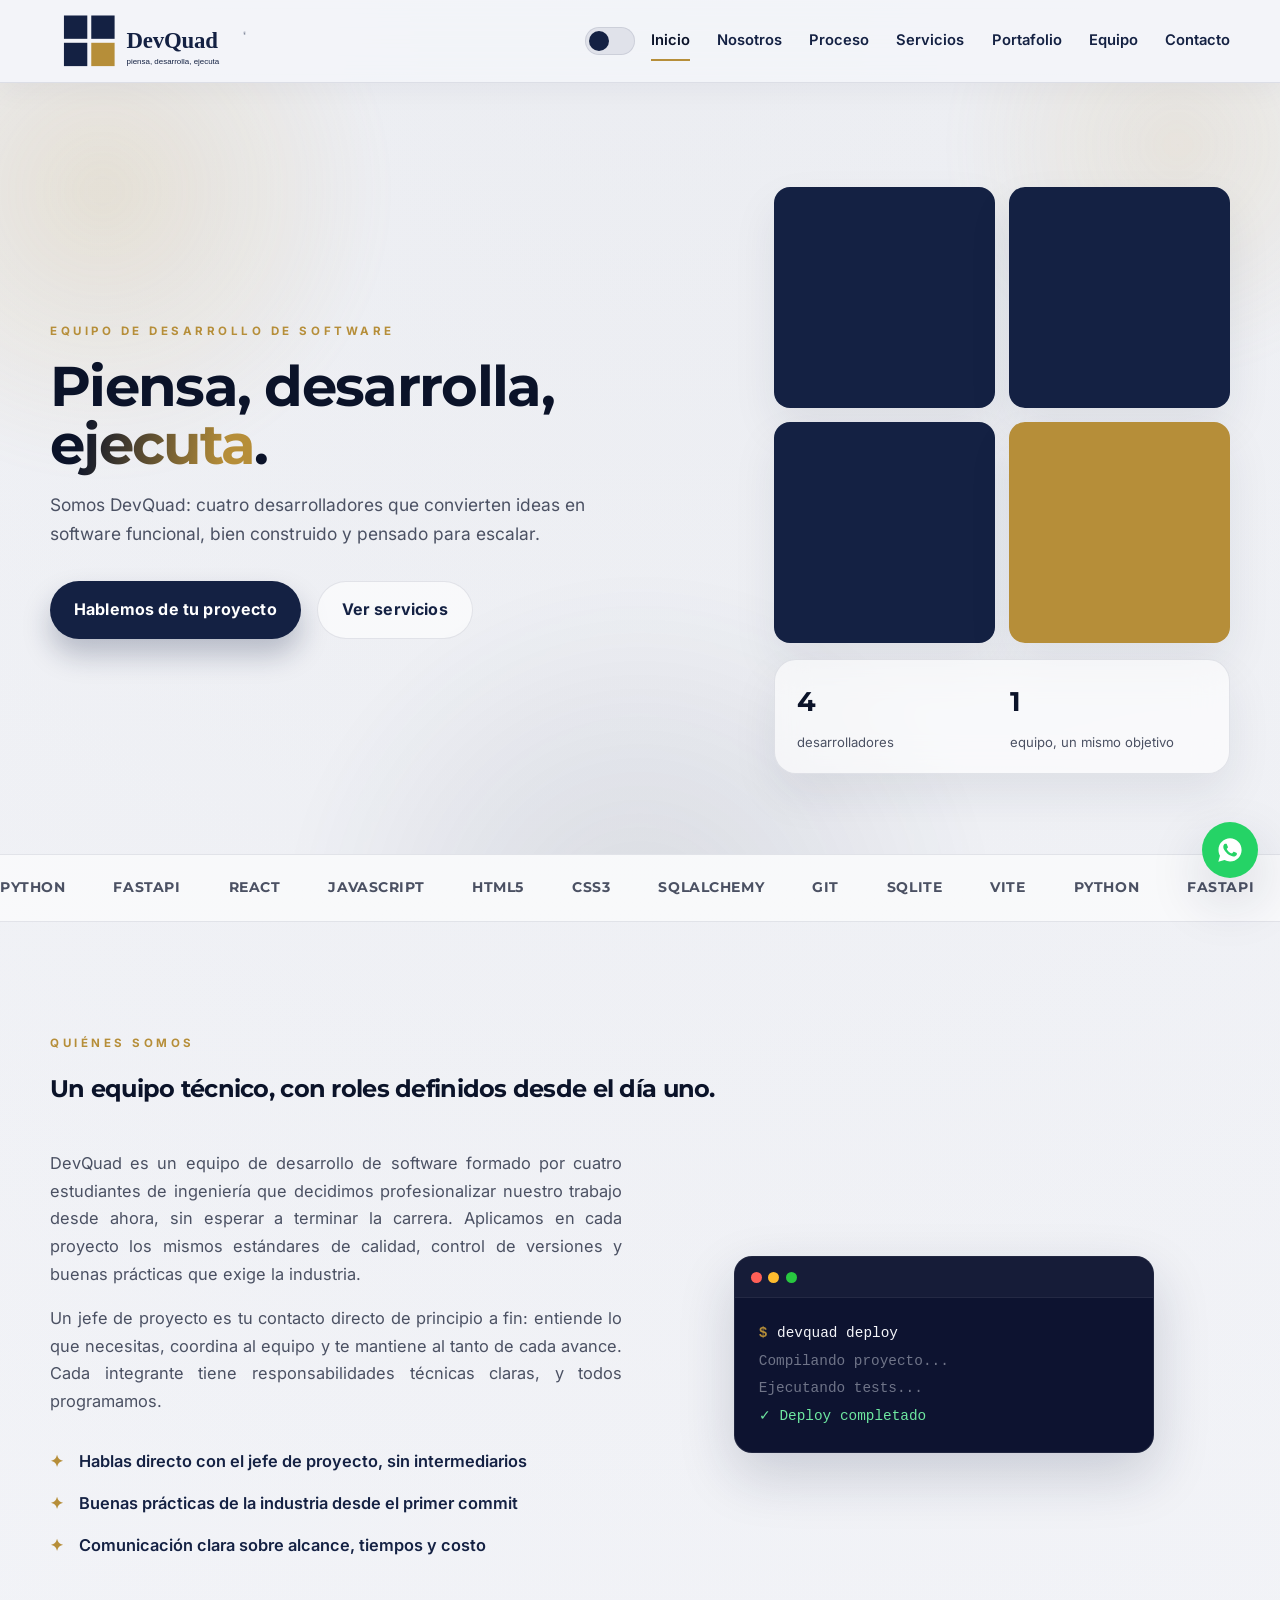
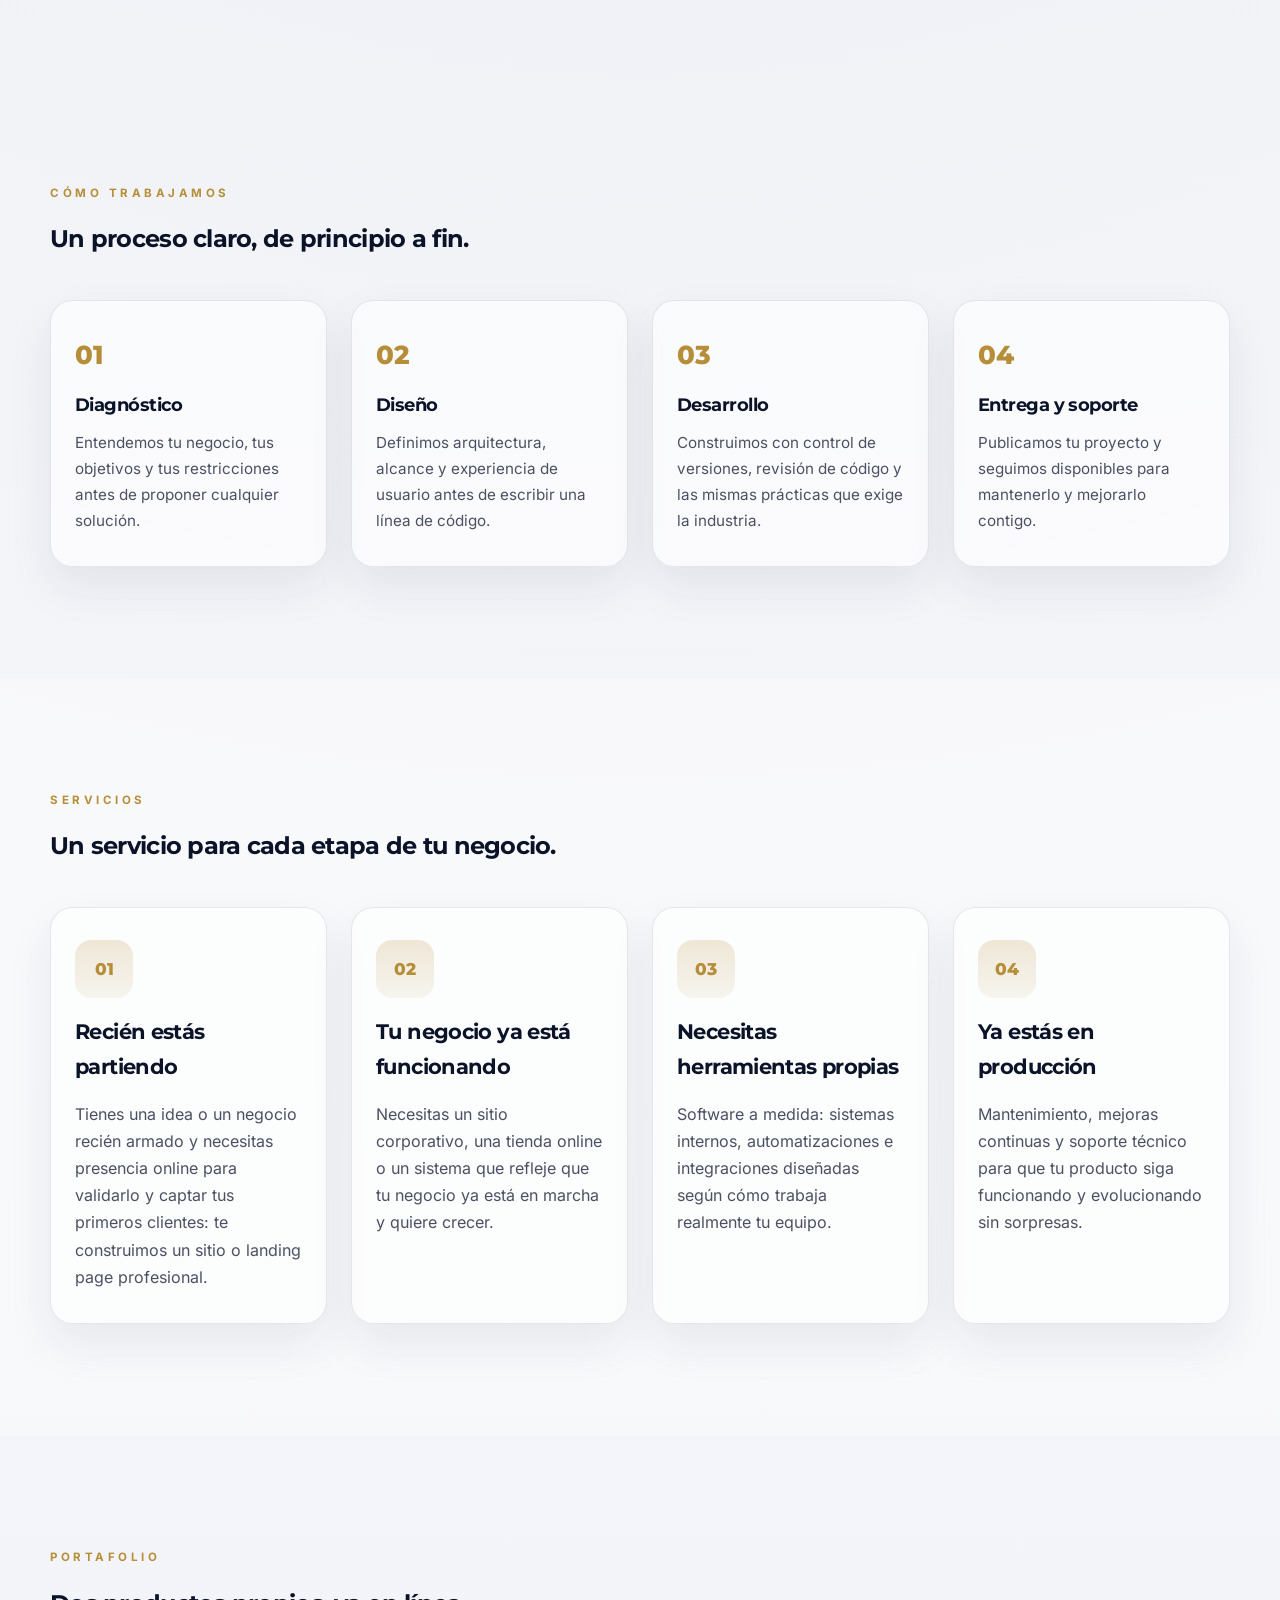
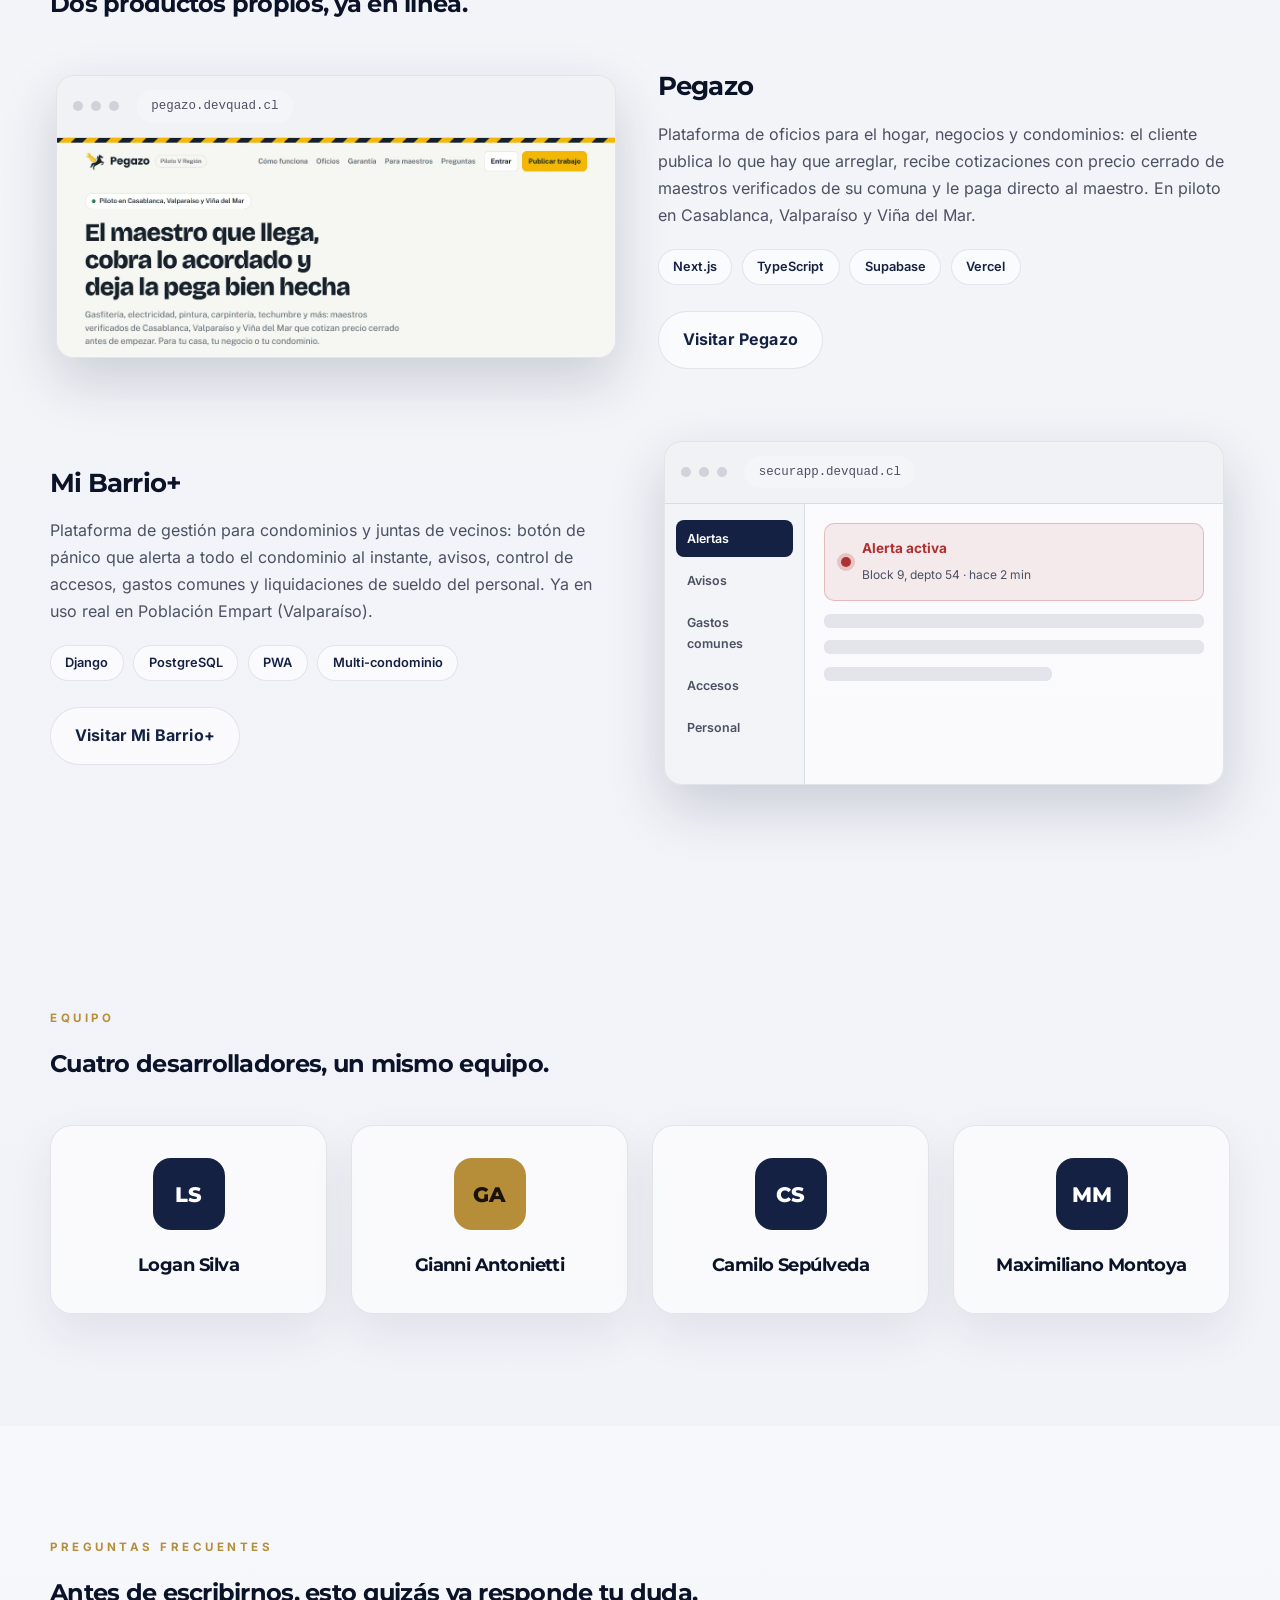
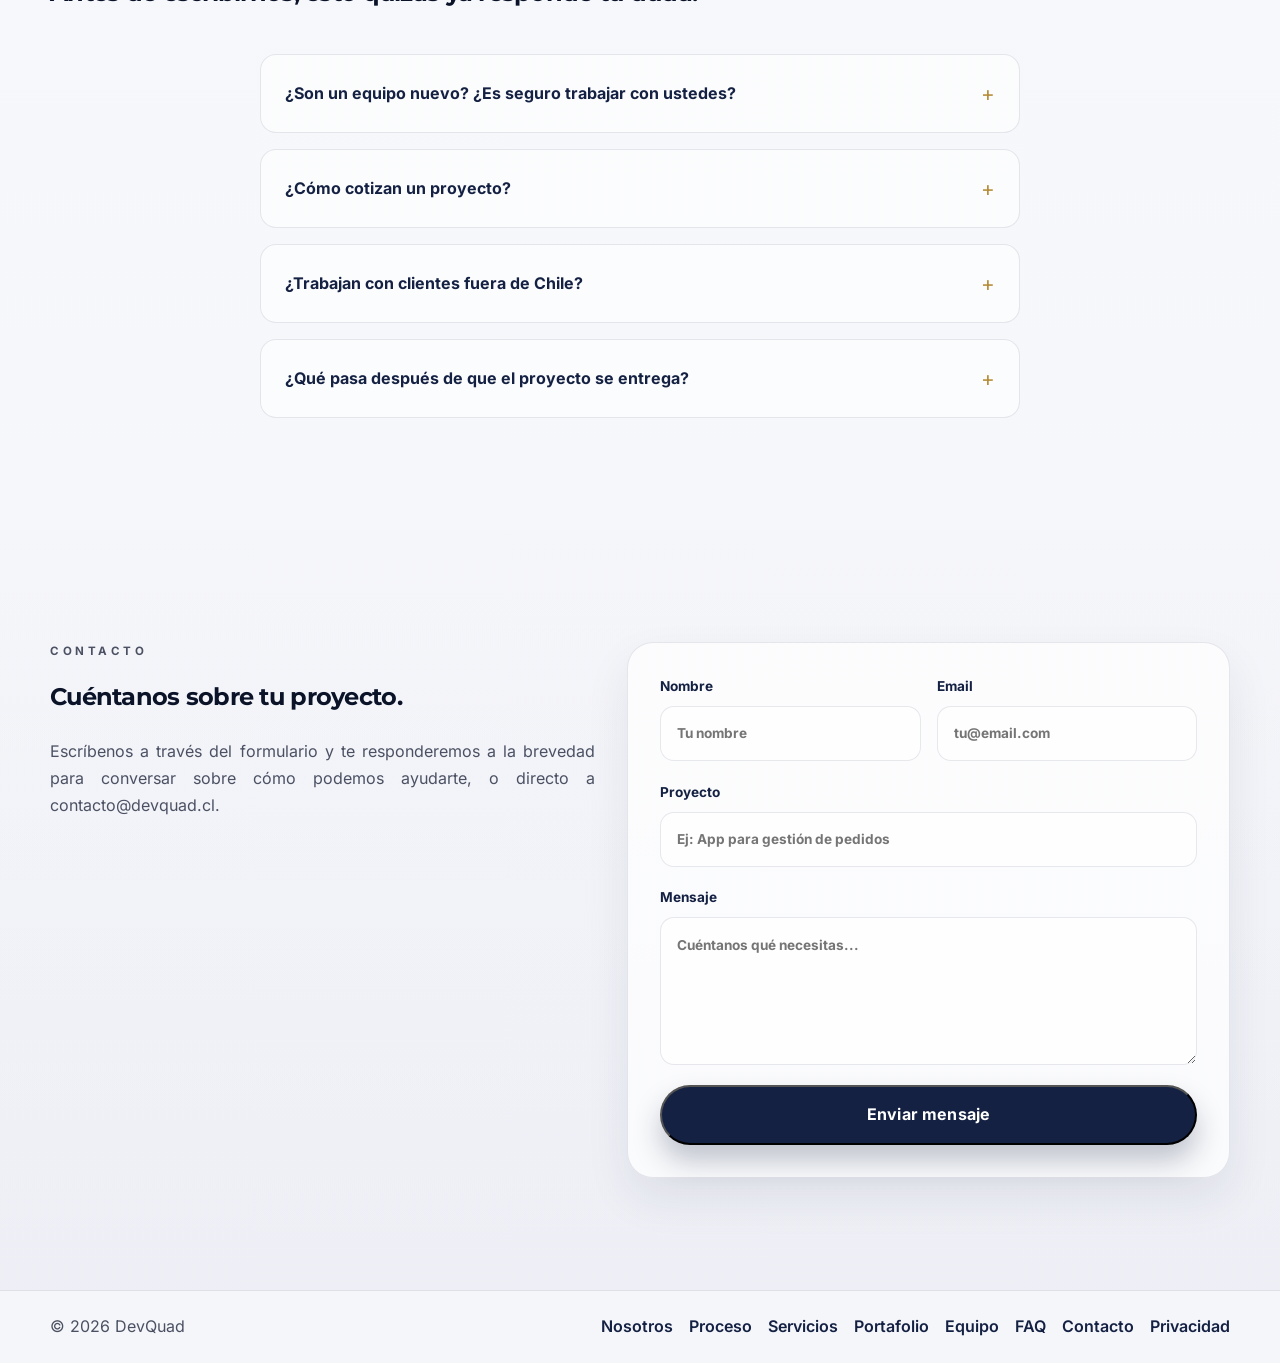
<file: index.html>
<!DOCTYPE html>
<html lang="es">
  <head>
    <meta charset="UTF-8" />
    <meta name="viewport" content="width=device-width, initial-scale=1.0" />
    <meta
      name="description"
      content="DevQuad es un equipo de desarrollo de software. Pensamos, desarrollamos y ejecutamos soluciones digitales a medida."
    />
    <meta name="robots" content="index, follow" />
    <meta name="theme-color" content="#142143" />
    <link rel="canonical" href="https://devquad.cl/" />
    <title>DevQuad | Piensa, desarrolla, ejecuta</title>

    <meta property="og:type" content="website" />
    <meta property="og:site_name" content="DevQuad" />
    <meta property="og:locale" content="es_CL" />
    <meta property="og:url" content="https://devquad.cl/" />
    <meta property="og:title" content="DevQuad | Piensa, desarrolla, ejecuta" />
    <meta
      property="og:description"
      content="DevQuad es un equipo de desarrollo de software. Pensamos, desarrollamos y ejecutamos soluciones digitales a medida."
    />
    <meta property="og:image" content="https://devquad.cl/img/og-image.png" />
    <meta property="og:image:width" content="1200" />
    <meta property="og:image:height" content="630" />

    <meta name="twitter:card" content="summary_large_image" />
    <meta name="twitter:title" content="DevQuad | Piensa, desarrolla, ejecuta" />
    <meta
      name="twitter:description"
      content="DevQuad es un equipo de desarrollo de software. Pensamos, desarrollamos y ejecutamos soluciones digitales a medida."
    />
    <meta name="twitter:image" content="https://devquad.cl/img/og-image.png" />

    <link rel="icon" type="image/svg+xml" href="./devquad-logo.svg" />
    <link rel="icon" type="image/png" sizes="32x32" href="./img/favicon-32x32.png" />
    <link rel="icon" type="image/png" sizes="16x16" href="./img/favicon-16x16.png" />
    <link rel="icon" href="./favicon.ico" sizes="any" />
    <link rel="apple-touch-icon" sizes="180x180" href="./img/apple-touch-icon.png" />
    <link rel="manifest" href="./site.webmanifest" />
    <link rel="stylesheet" href="style.css?v=27" />
    <script src="script.js?v=16" defer></script>
    <script type="application/ld+json">
      {
        "@context": "https://schema.org",
        "@type": "Organization",
        "name": "DevQuad",
        "url": "https://devquad.cl/",
        "logo": "https://devquad.cl/devquad-logo.svg",
        "email": "contacto@devquad.cl",
        "description": "DevQuad es un equipo de desarrollo de software. Pensamos, desarrollamos y ejecutamos soluciones digitales a medida.",
        "areaServed": "CL"
      }
    </script>
  </head>
  <body>
    <a class="skip-link" href="#main-content">Saltar al contenido principal</a>
    <span id="top" class="top-anchor" aria-hidden="true"></span>
    <header class="site-header">
      <div class="container nav-wrap">
        <a class="brand" href="#top" aria-label="Inicio de DevQuad">
          <img src="./devquad-logo.svg" alt="Logo DevQuad" class="brand-logo brand-logo-light" />
          <img src="./devquad-logo-dark.svg" alt="Logo DevQuad" class="brand-logo brand-logo-dark" />
        </a>

        <div class="header-actions">
          <button class="theme-toggle" type="button" aria-label="Cambiar a modo oscuro" aria-pressed="false">
            <span class="theme-toggle-thumb"></span>
          </button>

          <button
            class="nav-toggle"
            type="button"
            aria-expanded="false"
            aria-controls="main-nav"
            aria-label="Abrir menú de navegación"
          >
            <span></span>
            <span></span>
            <span></span>
          </button>
        </div>

        <nav class="main-nav" id="main-nav" aria-label="Navegación principal">
          <a href="#top" class="active">Inicio</a>
          <a href="#about">Nosotros</a>
          <a href="#process">Proceso</a>
          <a href="#services">Servicios</a>
          <a href="#portfolio">Portafolio</a>
          <a href="#team">Equipo</a>
          <a href="#contact">Contacto</a>
        </nav>
      </div>
    </header>

    <main id="main-content">
      <section class="hero">
        <div class="container hero-grid">
          <div class="hero-content reveal">
            <p class="eyebrow">Equipo de desarrollo de software</p>
            <h1>Piensa, desarrolla, <span class="gradient-word">ejecuta</span>.</h1>
            <p class="lead">
              Somos DevQuad: cuatro desarrolladores que convierten ideas en
              software funcional, bien construido y pensado para escalar.
            </p>
            <div class="hero-actions">
              <a class="btn btn-primary" href="#contact">Hablemos de tu proyecto</a>
              <a class="btn btn-secondary" href="#services">Ver servicios</a>
            </div>
          </div>

          <div class="hero-panel reveal" aria-hidden="true">
            <div class="quad-grid">
              <div class="quad-tile"></div>
              <div class="quad-tile"></div>
              <div class="quad-tile"></div>
              <div class="quad-tile quad-tile-accent"></div>
            </div>
            <div class="hero-card card-stats">
              <div>
                <strong class="stat-number" data-target="4">0</strong>
                <span>desarrolladores</span>
              </div>
              <div>
                <strong class="stat-number" data-target="1">0</strong>
                <span>equipo, un mismo objetivo</span>
              </div>
            </div>
          </div>
        </div>
      </section>

      <section class="stack-strip" aria-label="Tecnologías que usamos">
        <div class="stack-track" aria-hidden="true">
          <span>Python</span>
          <span>FastAPI</span>
          <span>React</span>
          <span>JavaScript</span>
          <span>HTML5</span>
          <span>CSS3</span>
          <span>SQLAlchemy</span>
          <span>Git</span>
          <span>SQLite</span>
          <span>Vite</span>
          <span>Python</span>
          <span>FastAPI</span>
          <span>React</span>
          <span>JavaScript</span>
          <span>HTML5</span>
          <span>CSS3</span>
          <span>SQLAlchemy</span>
          <span>Git</span>
          <span>SQLite</span>
          <span>Vite</span>
        </div>
      </section>

      <section class="section about" id="about">
        <div class="container section-heading reveal">
          <p class="kicker">Quiénes somos</p>
          <h2>Un equipo técnico, con roles definidos desde el día uno.</h2>
        </div>

        <div class="container about-grid">
          <div class="about-copy reveal">
            <p>
              DevQuad es un equipo de desarrollo de software formado por
              cuatro estudiantes de ingeniería que decidimos profesionalizar
              nuestro trabajo desde ahora, sin esperar a terminar la
              carrera. Aplicamos en cada proyecto los mismos estándares de
              calidad, control de versiones y buenas prácticas que exige la
              industria.
            </p>
            <p>
              Un jefe de proyecto es tu contacto directo de principio a fin:
              entiende lo que necesitas, coordina al equipo y te mantiene al
              tanto de cada avance. Cada integrante tiene responsabilidades
              técnicas claras, y todos programamos.
            </p>

            <ul class="feature-list">
              <li>Hablas directo con el jefe de proyecto, sin intermediarios</li>
              <li>Buenas prácticas de la industria desde el primer commit</li>
              <li>Comunicación clara sobre alcance, tiempos y costo</li>
            </ul>
          </div>

          <div class="about-visual reveal" aria-hidden="true">
            <div class="terminal-mock">
              <div class="terminal-mock-bar">
                <span></span>
                <span></span>
                <span></span>
              </div>
              <div class="terminal-mock-body">
                <p class="terminal-line-cmd"><span class="terminal-prompt">$</span>devquad deploy</p>
                <p class="terminal-line-muted">Compilando proyecto...</p>
                <p class="terminal-line-muted">Ejecutando tests...</p>
                <p class="terminal-line-success">✓ Deploy completado</p>
              </div>
            </div>
          </div>
        </div>
      </section>

      <section class="section process" id="process">
        <div class="container section-heading reveal">
          <p class="kicker">Cómo trabajamos</p>
          <h2>Un proceso claro, de principio a fin.</h2>
        </div>

        <div class="container process-grid">
          <div class="process-step reveal">
            <div class="process-number" aria-hidden="true">01</div>
            <h3>Diagnóstico</h3>
            <p>
              Entendemos tu negocio, tus objetivos y tus restricciones antes
              de proponer cualquier solución.
            </p>
          </div>

          <div class="process-step reveal">
            <div class="process-number" aria-hidden="true">02</div>
            <h3>Diseño</h3>
            <p>
              Definimos arquitectura, alcance y experiencia de usuario antes
              de escribir una línea de código.
            </p>
          </div>

          <div class="process-step reveal">
            <div class="process-number" aria-hidden="true">03</div>
            <h3>Desarrollo</h3>
            <p>
              Construimos con control de versiones, revisión de código y las
              mismas prácticas que exige la industria.
            </p>
          </div>

          <div class="process-step reveal">
            <div class="process-number" aria-hidden="true">04</div>
            <h3>Entrega y soporte</h3>
            <p>
              Publicamos tu proyecto y seguimos disponibles para mantenerlo y
              mejorarlo contigo.
            </p>
          </div>
        </div>
      </section>

      <section class="section services" id="services">
        <div class="container section-heading reveal">
          <p class="kicker">Servicios</p>
          <h2>Un servicio para cada etapa de tu negocio.</h2>
        </div>

        <div class="container services-grid">
          <article class="service-card reveal">
            <div class="service-icon" aria-hidden="true">01</div>
            <h3>Recién estás partiendo</h3>
            <p>
              Tienes una idea o un negocio recién armado y necesitas presencia
              online para validarlo y captar tus primeros clientes: te
              construimos un sitio o landing page profesional.
            </p>
          </article>

          <article class="service-card reveal">
            <div class="service-icon" aria-hidden="true">02</div>
            <h3>Tu negocio ya está funcionando</h3>
            <p>
              Necesitas un sitio corporativo, una tienda online o un sistema
              que refleje que tu negocio ya está en marcha y quiere crecer.
            </p>
          </article>

          <article class="service-card reveal">
            <div class="service-icon" aria-hidden="true">03</div>
            <h3>Necesitas herramientas propias</h3>
            <p>
              Software a medida: sistemas internos, automatizaciones e
              integraciones diseñadas según cómo trabaja realmente tu equipo.
            </p>
          </article>

          <article class="service-card reveal">
            <div class="service-icon" aria-hidden="true">04</div>
            <h3>Ya estás en producción</h3>
            <p>
              Mantenimiento, mejoras continuas y soporte técnico para que tu
              producto siga funcionando y evolucionando sin sorpresas.
            </p>
          </article>
        </div>
      </section>

      <section class="section portfolio" id="portfolio">
        <div class="container section-heading reveal">
          <p class="kicker">Portafolio</p>
          <h2>Dos productos propios, ya en línea.</h2>
        </div>

        <div class="container portfolio-list">
          <div class="portfolio-grid">
            <div class="portfolio-visual reveal">
              <div class="browser-mock">
                <div class="browser-mock-bar">
                  <span></span>
                  <span></span>
                  <span></span>
                  <div class="browser-mock-url">pegazo.devquad.cl</div>
                </div>
                <img
                  class="browser-mock-shot"
                  src="./img/pegazo-hero.webp"
                  alt="Página de inicio de Pegazo, plataforma que conecta a vecinos con maestros verificados de su comuna"
                  loading="lazy"
                  width="1200"
                  height="471"
                />
              </div>
            </div>

            <div class="portfolio-copy reveal">
              <h3>Pegazo</h3>
              <p>
                Plataforma de oficios para el hogar, negocios y condominios:
                el cliente publica lo que hay que arreglar, recibe
                cotizaciones con precio cerrado de maestros verificados de su
                comuna y le paga directo al maestro. En piloto en Casablanca,
                Valparaíso y Viña del Mar.
              </p>

              <ul class="portfolio-tags">
                <li>Next.js</li>
                <li>TypeScript</li>
                <li>Supabase</li>
                <li>Vercel</li>
              </ul>

              <a
                class="btn btn-secondary"
                href="https://pegazo.devquad.cl"
                target="_blank"
                rel="noopener noreferrer"
              >
                Visitar Pegazo
              </a>
            </div>
          </div>

          <div class="portfolio-grid">
            <div class="portfolio-copy reveal">
              <h3>Mi Barrio+</h3>
              <p>
                Plataforma de gestión para condominios y juntas de vecinos:
                botón de pánico que alerta a todo el condominio al instante,
                avisos, control de accesos, gastos comunes y liquidaciones de
                sueldo del personal. Ya en uso real en Población Empart
                (Valparaíso).
              </p>

              <ul class="portfolio-tags">
                <li>Django</li>
                <li>PostgreSQL</li>
                <li>PWA</li>
                <li>Multi-condominio</li>
              </ul>

              <a
                class="btn btn-secondary"
                href="https://securapp.devquad.cl"
                target="_blank"
                rel="noopener noreferrer"
              >
                Visitar Mi Barrio+
              </a>
            </div>

            <div class="portfolio-visual reveal">
              <div class="browser-mock">
                <div class="browser-mock-bar">
                  <span></span>
                  <span></span>
                  <span></span>
                  <div class="browser-mock-url">securapp.devquad.cl</div>
                </div>
                <div class="panel-mock" aria-hidden="true">
                  <div class="panel-mock-sidebar">
                    <div class="panel-mock-link active">Alertas</div>
                    <div class="panel-mock-link">Avisos</div>
                    <div class="panel-mock-link">Gastos comunes</div>
                    <div class="panel-mock-link">Accesos</div>
                    <div class="panel-mock-link">Personal</div>
                  </div>
                  <div class="panel-mock-main">
                    <div class="panel-mock-alert">
                      <span class="panel-mock-alert-dot"></span>
                      <div>
                        <strong>Alerta activa</strong>
                        <span>Block 9, depto 54 · hace 2 min</span>
                      </div>
                    </div>
                    <div class="panel-mock-row"></div>
                    <div class="panel-mock-row"></div>
                    <div class="panel-mock-row short"></div>
                  </div>
                </div>
              </div>
            </div>
          </div>
        </div>
      </section>

      <section class="section team" id="team">
        <div class="container section-heading reveal">
          <p class="kicker">Equipo</p>
          <h2>Cuatro desarrolladores, un mismo equipo.</h2>
        </div>

        <div class="container team-grid">
          <article class="team-card reveal">
            <div class="team-avatar">LS</div>
            <h3>Logan Silva</h3>
          </article>

          <article class="team-card reveal">
            <div class="team-avatar">GA</div>
            <h3>Gianni Antonietti</h3>
          </article>

          <article class="team-card reveal">
            <div class="team-avatar">CS</div>
            <h3>Camilo Sepúlveda</h3>
          </article>

          <article class="team-card reveal">
            <div class="team-avatar">MM</div>
            <h3>Maximiliano Montoya</h3>
          </article>
        </div>
      </section>

      <section class="section faq" id="faq">
        <div class="container section-heading reveal">
          <p class="kicker">Preguntas frecuentes</p>
          <h2>Antes de escribirnos, esto quizás ya responde tu duda.</h2>
        </div>

        <div class="container faq-list">
          <details class="faq-item reveal">
            <summary>¿Son un equipo nuevo? ¿Es seguro trabajar con ustedes?</summary>
            <p>
              Sí. Aplicamos los mismos estándares de calidad, control de
              versiones y buenas prácticas que exige la industria en cada
              proyecto, y mantenemos comunicación directa contigo durante
              todo el proceso.
            </p>
          </details>

          <details class="faq-item reveal">
            <summary>¿Cómo cotizan un proyecto?</summary>
            <p>
              Nos cuentas qué necesitas a través del formulario de contacto,
              conversamos brevemente sobre el alcance y te enviamos una
              propuesta con tiempos y costo antes de partir.
            </p>
          </details>

          <details class="faq-item reveal">
            <summary>¿Trabajan con clientes fuera de Chile?</summary>
            <p>
              Sí, trabajamos de forma remota con clientes de toda
              Latinoamérica.
            </p>
          </details>

          <details class="faq-item reveal">
            <summary>¿Qué pasa después de que el proyecto se entrega?</summary>
            <p>
              Ofrecemos mantenimiento y soporte continuo para que tu
              producto siga funcionando y evolucionando.
            </p>
          </details>
        </div>
      </section>

      <section class="section contact" id="contact">
        <div class="container contact-wrap">
          <div class="contact-copy reveal">
            <p class="kicker">Contacto</p>
            <h2>Cuéntanos sobre tu proyecto.</h2>
            <p>
              Escríbenos a través del formulario y te responderemos a la
              brevedad para conversar sobre cómo podemos ayudarte, o
              directo a <a href="mailto:contacto@devquad.cl">contacto@devquad.cl</a>.
            </p>
          </div>

          <form class="contact-form" data-endpoint="/api/contact">
            <div class="hp-field" aria-hidden="true">
              <label for="_gotcha">No completar este campo</label>
              <input type="text" id="_gotcha" name="_gotcha" tabindex="-1" autocomplete="off" />
            </div>

            <div class="field-row">
              <label>
                <span>Nombre</span>
                <input type="text" name="nombre" placeholder="Tu nombre" required />
              </label>
              <label>
                <span>Email</span>
                <input type="email" name="email" placeholder="tu@email.com" required />
              </label>
            </div>

            <label>
              <span>Proyecto</span>
              <input type="text" name="proyecto" placeholder="Ej: App para gestión de pedidos" />
            </label>

            <label>
              <span>Mensaje</span>
              <textarea name="mensaje" rows="5" placeholder="Cuéntanos qué necesitas..." required></textarea>
            </label>

            <button type="submit" class="btn btn-primary full-width">Enviar mensaje</button>
          </form>
        </div>
      </section>
    </main>

    <footer class="site-footer">
      <div class="container footer-wrap">
        <p>© <span id="year"></span> DevQuad</p>
        <div class="footer-links">
          <a href="#about">Nosotros</a>
          <a href="#process">Proceso</a>
          <a href="#services">Servicios</a>
          <a href="#portfolio">Portafolio</a>
          <a href="#team">Equipo</a>
          <a href="#faq">FAQ</a>
          <a href="#contact">Contacto</a>
          <a href="./privacidad.html">Privacidad</a>
        </div>
      </div>
    </footer>

    <a
      class="whatsapp-fab"
      href="https://wa.me/56937742898?text=Hola%20DevQuad%2C%20quiero%20conversar%20sobre%20un%20proyecto"
      target="_blank"
      rel="noopener noreferrer"
      aria-label="Escríbenos por WhatsApp"
    >
      <svg viewBox="0 0 24 24" aria-hidden="true" focusable="false">
        <path d="M12.04 2C6.58 2 2.13 6.45 2.13 11.91c0 1.75.46 3.45 1.32 4.95L2 22l5.25-1.38a9.9 9.9 0 0 0 4.79 1.22h.01c5.46 0 9.91-4.45 9.91-9.91C21.96 6.45 17.5 2 12.04 2Zm5.8 14.13c-.24.68-1.41 1.3-1.94 1.38-.5.08-1.13.11-1.82-.11-.42-.13-.96-.31-1.66-.6-2.92-1.26-4.82-4.2-4.97-4.4-.15-.2-1.19-1.58-1.19-3.02 0-1.44.75-2.14 1.02-2.43.27-.29.58-.36.78-.36h.56c.18 0 .42-.07.66.5.24.58.82 2.02.9 2.16.08.15.13.32.02.52-.1.2-.16.32-.31.5-.15.18-.31.4-.45.54-.15.15-.3.31-.13.6.17.29.75 1.24 1.62 2.01 1.11.99 2.05 1.3 2.34 1.45.29.15.46.13.63-.08.17-.2.72-.84.91-1.13.19-.29.38-.24.63-.15.26.1 1.63.77 1.91.91.28.15.47.22.53.34.07.13.07.75-.17 1.43Z"/>
      </svg>
    </a>
  </body>
</html>
</file>
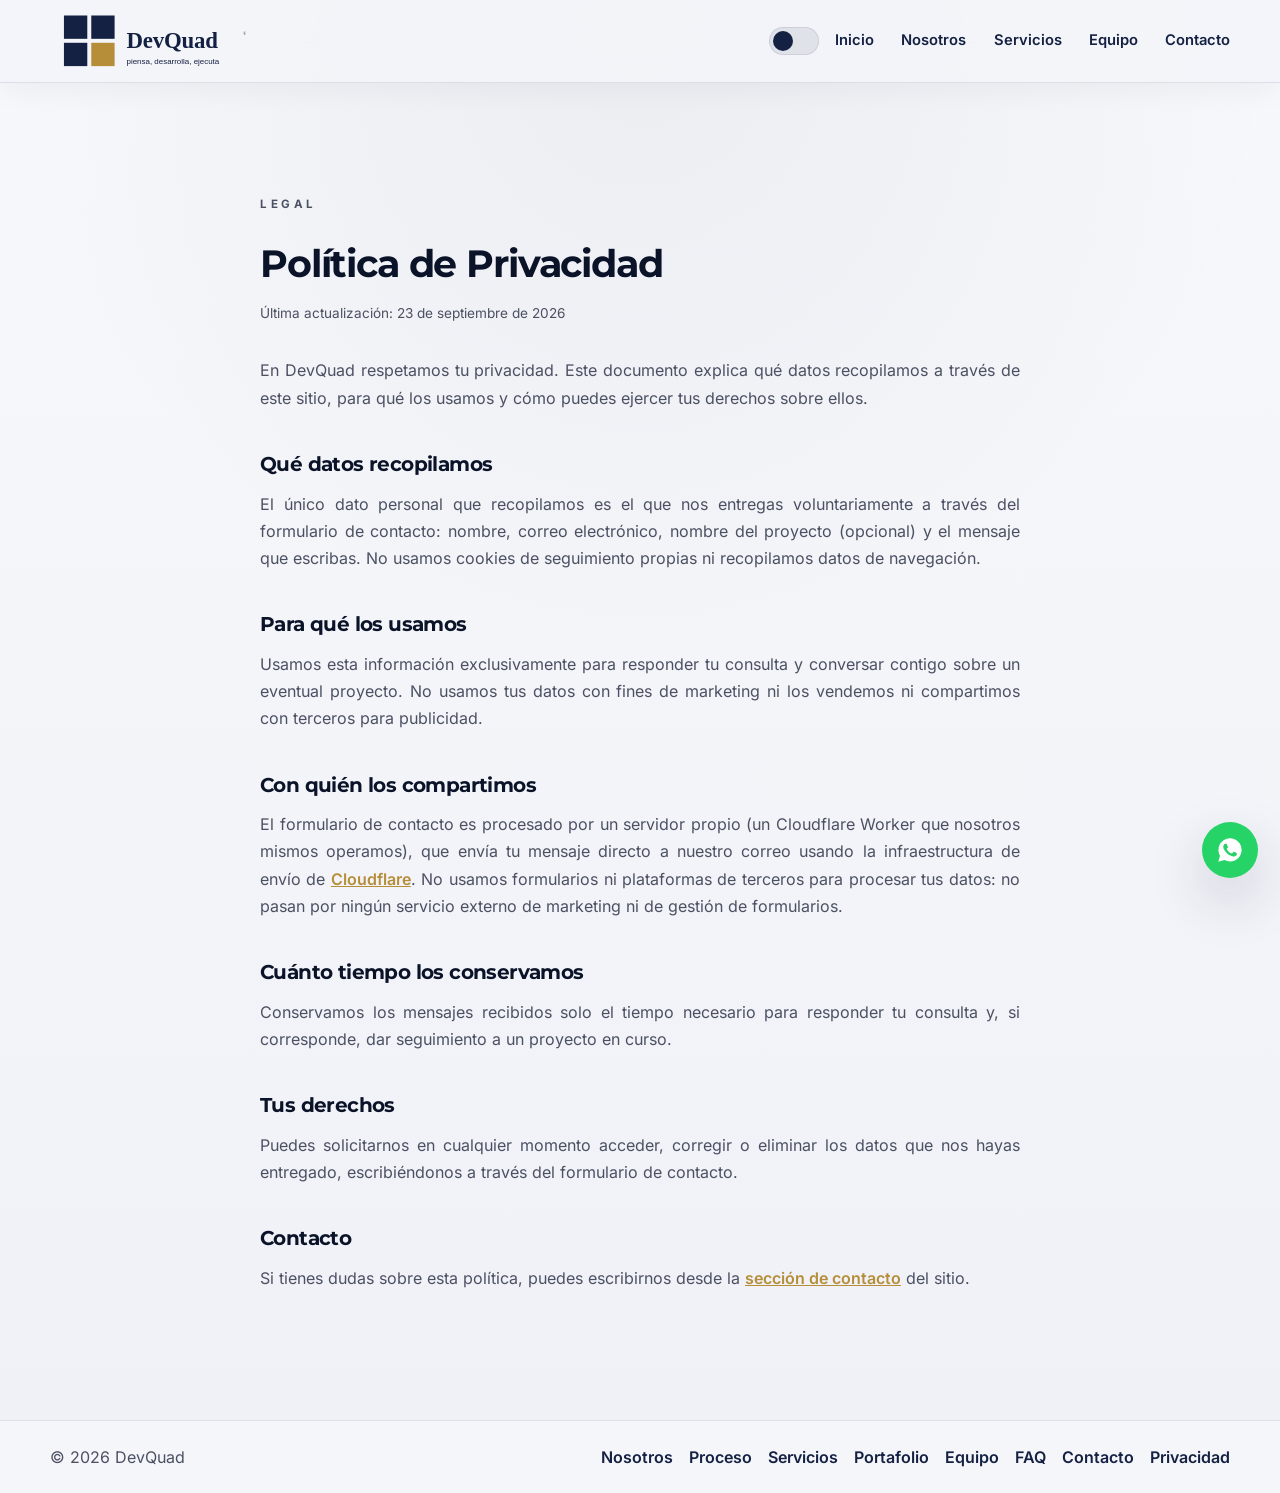
<file: privacidad.html>
<!DOCTYPE html>
<html lang="es">
  <head>
    <meta charset="UTF-8" />
    <meta name="viewport" content="width=device-width, initial-scale=1.0" />
    <meta name="description" content="Política de privacidad de DevQuad: qué datos recopilamos a través del formulario de contacto y cómo los usamos." />
    <meta name="robots" content="index, follow" />
    <meta name="theme-color" content="#142143" />
    <link rel="canonical" href="https://devquad.cl/privacidad.html" />
    <title>Política de Privacidad | DevQuad</title>

    <link rel="icon" type="image/svg+xml" href="./devquad-logo.svg" />
    <link rel="icon" type="image/png" sizes="32x32" href="./img/favicon-32x32.png" />
    <link rel="icon" type="image/png" sizes="16x16" href="./img/favicon-16x16.png" />
    <link rel="icon" href="./favicon.ico" sizes="any" />
    <link rel="apple-touch-icon" sizes="180x180" href="./img/apple-touch-icon.png" />
    <link rel="manifest" href="./site.webmanifest" />
    <link rel="stylesheet" href="style.css?v=24" />
    <script src="script.js?v=16" defer></script>
  </head>
  <body>
    <a class="skip-link" href="#main-content">Saltar al contenido principal</a>
    <header class="site-header" id="top">
      <div class="container nav-wrap">
        <a class="brand" href="./index.html" aria-label="Inicio de DevQuad">
          <img src="./devquad-logo.svg" alt="Logo DevQuad" class="brand-logo brand-logo-light" />
          <img src="./devquad-logo-dark.svg" alt="Logo DevQuad" class="brand-logo brand-logo-dark" />
        </a>

        <div class="header-actions">
          <button class="theme-toggle" type="button" aria-label="Cambiar a modo oscuro" aria-pressed="false">
            <span class="theme-toggle-thumb"></span>
          </button>

          <button
            class="nav-toggle"
            type="button"
            aria-expanded="false"
            aria-controls="main-nav"
            aria-label="Abrir menú de navegación"
          >
            <span></span>
            <span></span>
            <span></span>
          </button>
        </div>

        <nav class="main-nav" id="main-nav" aria-label="Navegación principal">
          <a href="./index.html">Inicio</a>
          <a href="./index.html#about">Nosotros</a>
          <a href="./index.html#services">Servicios</a>
          <a href="./index.html#team">Equipo</a>
          <a href="./index.html#contact">Contacto</a>
        </nav>
      </div>
    </header>

    <main id="main-content">
      <section class="section legal">
        <div class="container legal-content reveal">
          <p class="kicker">Legal</p>
          <h1>Política de Privacidad</h1>
          <p class="legal-updated">Última actualización: 23 de septiembre de 2026</p>

          <p>
            En DevQuad respetamos tu privacidad. Este documento explica qué
            datos recopilamos a través de este sitio, para qué los usamos y
            cómo puedes ejercer tus derechos sobre ellos.
          </p>

          <h2>Qué datos recopilamos</h2>
          <p>
            El único dato personal que recopilamos es el que nos entregas
            voluntariamente a través del formulario de contacto: nombre,
            correo electrónico, nombre del proyecto (opcional) y el mensaje
            que escribas. No usamos cookies de seguimiento propias ni
            recopilamos datos de navegación.
          </p>

          <h2>Para qué los usamos</h2>
          <p>
            Usamos esta información exclusivamente para responder tu
            consulta y conversar contigo sobre un eventual proyecto. No
            usamos tus datos con fines de marketing ni los vendemos ni
            compartimos con terceros para publicidad.
          </p>

          <h2>Con quién los compartimos</h2>
          <p>
            El formulario de contacto es procesado por un servidor propio
            (un Cloudflare Worker que nosotros mismos operamos), que envía
            tu mensaje directo a nuestro correo usando la infraestructura de
            envío de <a href="https://www.cloudflare.com/privacypolicy/" target="_blank" rel="noopener noreferrer">Cloudflare</a>.
            No usamos formularios ni plataformas de terceros para procesar
            tus datos: no pasan por ningún servicio externo de marketing ni
            de gestión de formularios.
          </p>

          <h2>Cuánto tiempo los conservamos</h2>
          <p>
            Conservamos los mensajes recibidos solo el tiempo necesario para
            responder tu consulta y, si corresponde, dar seguimiento a un
            proyecto en curso.
          </p>

          <h2>Tus derechos</h2>
          <p>
            Puedes solicitarnos en cualquier momento acceder, corregir o
            eliminar los datos que nos hayas entregado, escribiéndonos a
            través del formulario de contacto.
          </p>

          <h2>Contacto</h2>
          <p>
            Si tienes dudas sobre esta política, puedes escribirnos desde la
            <a href="./index.html#contact">sección de contacto</a> del sitio.
          </p>
        </div>
      </section>
    </main>

    <footer class="site-footer">
      <div class="container footer-wrap">
        <p>© <span id="year"></span> DevQuad</p>
        <div class="footer-links">
          <a href="./index.html#about">Nosotros</a>
          <a href="./index.html#process">Proceso</a>
          <a href="./index.html#services">Servicios</a>
          <a href="./index.html#portfolio">Portafolio</a>
          <a href="./index.html#team">Equipo</a>
          <a href="./index.html#faq">FAQ</a>
          <a href="./index.html#contact">Contacto</a>
          <a href="./privacidad.html">Privacidad</a>
        </div>
      </div>
    </footer>

    <a
      class="whatsapp-fab"
      href="https://wa.me/56937742898?text=Hola%20DevQuad%2C%20quiero%20conversar%20sobre%20un%20proyecto"
      target="_blank"
      rel="noopener noreferrer"
      aria-label="Escríbenos por WhatsApp"
    >
      <svg viewBox="0 0 24 24" aria-hidden="true" focusable="false">
        <path d="M12.04 2C6.58 2 2.13 6.45 2.13 11.91c0 1.75.46 3.45 1.32 4.95L2 22l5.25-1.38a9.9 9.9 0 0 0 4.79 1.22h.01c5.46 0 9.91-4.45 9.91-9.91C21.96 6.45 17.5 2 12.04 2Zm5.8 14.13c-.24.68-1.41 1.3-1.94 1.38-.5.08-1.13.11-1.82-.11-.42-.13-.96-.31-1.66-.6-2.92-1.26-4.82-4.2-4.97-4.4-.15-.2-1.19-1.58-1.19-3.02 0-1.44.75-2.14 1.02-2.43.27-.29.58-.36.78-.36h.56c.18 0 .42-.07.66.5.24.58.82 2.02.9 2.16.08.15.13.32.02.52-.1.2-.16.32-.31.5-.15.18-.31.4-.45.54-.15.15-.3.31-.13.6.17.29.75 1.24 1.62 2.01 1.11.99 2.05 1.3 2.34 1.45.29.15.46.13.63-.08.17-.2.72-.84.91-1.13.19-.29.38-.24.63-.15.26.1 1.63.77 1.91.91.28.15.47.22.53.34.07.13.07.75-.17 1.43Z"/>
      </svg>
    </a>
  </body>
</html>
</file>
<file: style.css>
@font-face {
  font-family: 'Inter';
  font-style: normal;
  font-weight: 400;
  font-display: swap;
  src: url('./fonts/inter-400.woff2') format('woff2');
}

@font-face {
  font-family: 'Inter';
  font-style: normal;
  font-weight: 500;
  font-display: swap;
  src: url('./fonts/inter-500.woff2') format('woff2');
}

@font-face {
  font-family: 'Inter';
  font-style: normal;
  font-weight: 600;
  font-display: swap;
  src: url('./fonts/inter-600.woff2') format('woff2');
}

@font-face {
  font-family: 'Inter';
  font-style: normal;
  font-weight: 700;
  font-display: swap;
  src: url('./fonts/inter-700.woff2') format('woff2');
}

@font-face {
  font-family: 'Inter';
  font-style: normal;
  font-weight: 800;
  font-display: swap;
  src: url('./fonts/inter-800.woff2') format('woff2');
}

@font-face {
  font-family: 'Montserrat';
  font-style: normal;
  font-weight: 600;
  font-display: swap;
  src: url('./fonts/montserrat-600.woff2') format('woff2');
}

@font-face {
  font-family: 'Montserrat';
  font-style: normal;
  font-weight: 700;
  font-display: swap;
  src: url('./fonts/montserrat-700.woff2') format('woff2');
}

@font-face {
  font-family: 'Montserrat';
  font-style: normal;
  font-weight: 800;
  font-display: swap;
  src: url('./fonts/montserrat-800.woff2') format('woff2');
}

@font-face {
  font-family: 'Montserrat';
  font-style: normal;
  font-weight: 900;
  font-display: swap;
  src: url('./fonts/montserrat-900.woff2') format('woff2');
}

:root {
  --bg: #f4f5f9;
  --bg-strong: #e9ebf3;
  --panel: rgba(255, 255, 255, 0.6);
  --primary: #142143;
  --primary-strong: #0b1329;
  --text: #1a1f2e;
  --muted: #4b5163;
  --accent: #b68e39;
  --accent-soft: #e7d3a4;
  --line: rgba(20, 33, 67, 0.1);
  --shadow-soft: 0 20px 45px rgba(20, 33, 67, 0.08);
  --shadow-deep: 0 22px 55px rgba(20, 33, 67, 0.18);
  --radius: 22px;
  --radius-sm: 16px;
  --container: min(1180px, calc(100% - 2.2rem));
  color-scheme: light;
}

:root[data-theme="dark"] {
  --bg: #0b1226;
  --bg-strong: #141c37;
  --panel: rgba(255, 255, 255, 0.05);
  --primary: #e7eaf5;
  --primary-strong: #ffffff;
  --text: #e7eaf5;
  --muted: #a6acc4;
  --accent: #d8ac59;
  --accent-soft: #4a3c20;
  --line: rgba(255, 255, 255, 0.12);
  --shadow-soft: 0 20px 45px rgba(0, 0, 0, 0.35);
  --shadow-deep: 0 22px 55px rgba(0, 0, 0, 0.55);
  color-scheme: dark;
}

* {
  box-sizing: border-box;
}

a:focus-visible,
button:focus-visible,
input:focus-visible,
textarea:focus-visible {
  outline: 3px solid var(--accent);
  outline-offset: 3px;
  border-radius: 4px;
}

html {
  scroll-behavior: smooth;
}

body {
  margin: 0;
  font-family: "Inter", sans-serif;
  color: var(--text);
  background:
    radial-gradient(circle at top, rgba(20, 33, 67, 0.05), transparent 40%),
    linear-gradient(180deg, #f7f8fb 0%, #f0f1f7 100%);
  line-height: 1.7;
  transition: background-color 0.3s ease, color 0.3s ease;
}

[data-theme="dark"] body {
  background:
    radial-gradient(circle at top, rgba(216, 172, 89, 0.06), transparent 40%),
    linear-gradient(180deg, #0a0f22 0%, #0d1330 100%);
  -webkit-font-smoothing: antialiased;
  -moz-osx-font-smoothing: grayscale;
}

[data-theme="dark"] h1,
[data-theme="dark"] h2,
[data-theme="dark"] h3 {
  letter-spacing: -0.02em;
}

img {
  max-width: 100%;
  display: block;
}

a {
  color: inherit;
  text-decoration: none;
}

button,
input,
textarea {
  font: inherit;
}

.container {
  width: var(--container);
  margin: 0 auto;
}

.section {
  position: relative;
  padding: 7rem 0;
  scroll-margin-top: 96px;
}

.section-heading {
  margin-bottom: 2.5rem;
}

.kicker,
.eyebrow {
  margin: 0 0 1rem;
  font-size: 0.72rem;
  letter-spacing: 0.22rem;
  text-transform: uppercase;
  color: var(--accent);
  font-weight: 700;
}

h1,
h2,
h3 {
  font-family: "Montserrat", sans-serif;
  color: var(--primary-strong);
  letter-spacing: -0.03em;
}

h1,
h2,
h3,
p {
  margin-top: 0;
}

.site-header {
  position: sticky;
  top: 0;
  z-index: 1000;
  backdrop-filter: blur(18px);
  background: rgba(244, 245, 249, 0.85);
  border-bottom: 1px solid var(--line);
  box-shadow: 0 10px 25px rgba(20, 33, 67, 0.04);
  transition: box-shadow 0.3s ease, background-color 0.3s ease;
}

[data-theme="dark"] .site-header {
  background: rgba(11, 18, 38, 0.85);
}

.header-actions {
  display: flex;
  align-items: center;
  gap: 0.7rem;
  margin-left: auto;
}

.theme-toggle {
  position: relative;
  width: 50px;
  height: 28px;
  border-radius: 999px;
  border: 1px solid var(--line);
  background: rgba(20, 33, 67, 0.08);
  cursor: pointer;
  padding: 3px;
  flex-shrink: 0;
  transition: background 0.25s ease;
}

[data-theme="dark"] .theme-toggle {
  background: rgba(255, 255, 255, 0.1);
}

.theme-toggle-thumb {
  display: block;
  width: 20px;
  height: 20px;
  border-radius: 50%;
  background: var(--primary);
  transition: transform 0.25s ease, background 0.25s ease;
}

[data-theme="dark"] .theme-toggle-thumb {
  transform: translateX(22px);
  background: var(--accent);
}

.site-header.scrolled {
  box-shadow: 0 18px 40px rgba(20, 33, 67, 0.14);
}

.skip-link {
  position: absolute;
  left: -9999px;
  top: 0;
  z-index: 2000;
  background: var(--primary);
  color: #fff;
  padding: 0.9rem 1.3rem;
  border-radius: 0 0 10px 0;
  font-weight: 700;
  font-size: 0.9rem;
}

.skip-link:focus {
  left: 0;
}

.top-anchor {
  display: block;
  height: 0;
  overflow: hidden;
}

.hp-field {
  position: absolute;
  left: -9999px;
  width: 1px;
  height: 1px;
  overflow: hidden;
  opacity: 0;
  pointer-events: none;
}

.nav-wrap {
  display: flex;
  align-items: center;
  justify-content: space-between;
  gap: 1rem;
  min-height: 82px;
}

.brand {
  display: inline-flex;
  align-items: center;
  line-height: 0;
}

.brand-logo {
  display: block;
  width: clamp(140px, 16vw, 220px);
  height: auto;
  max-height: 54px;
  object-fit: contain;
}

.brand-logo-dark {
  display: none;
}

[data-theme="dark"] .brand-logo-light {
  display: none;
}

[data-theme="dark"] .brand-logo-dark {
  display: block;
}

.nav-toggle {
  display: none;
  width: 46px;
  height: 46px;
  border: 1px solid var(--line);
  background: rgba(255, 255, 255, 0.5);
  border-radius: 12px;
  cursor: pointer;
  padding: 0.7rem 0.65rem;
}

[data-theme="dark"] .nav-toggle {
  background: rgba(255, 255, 255, 0.06);
}

.nav-toggle span {
  display: block;
  width: 100%;
  height: 2px;
  background: var(--primary);
  border-radius: 2px;
  margin: 5px 0;
  transition: transform 0.2s ease, opacity 0.2s ease;
}

.main-nav {
  display: flex;
  align-items: center;
  gap: 1.7rem;
}

.main-nav a {
  position: relative;
  font-size: 0.92rem;
  color: var(--primary);
  font-weight: 600;
  transition: color 0.2s ease;
}

.main-nav a::after {
  content: "";
  position: absolute;
  left: 0;
  bottom: -0.45rem;
  width: 100%;
  height: 2px;
  background: var(--accent);
  transform: scaleX(0);
  transform-origin: left;
  transition: transform 0.2s ease;
}

.main-nav a:hover,
.main-nav a.active {
  color: var(--primary-strong);
}

.main-nav a:hover::after,
.main-nav a.active::after {
  transform: scaleX(1);
}

.hero {
  position: relative;
  padding: 6.5rem 0 5rem;
  overflow: hidden;
}

.hero::before {
  content: "";
  position: absolute;
  inset: -10%;
  z-index: 0;
  pointer-events: none;
  background:
    radial-gradient(480px circle at 15% 20%, rgba(182, 142, 57, 0.16), transparent 60%),
    radial-gradient(420px circle at 85% 15%, rgba(182, 142, 57, 0.12), transparent 55%),
    radial-gradient(600px circle at 50% 100%, rgba(20, 33, 67, 0.1), transparent 60%);
  filter: blur(10px);
  animation: auroraShift 20s ease-in-out infinite alternate;
}

[data-theme="dark"] .hero::before {
  background:
    radial-gradient(480px circle at 15% 20%, rgba(216, 172, 89, 0.14), transparent 60%),
    radial-gradient(420px circle at 85% 15%, rgba(216, 172, 89, 0.1), transparent 55%),
    radial-gradient(600px circle at 50% 100%, rgba(51, 68, 126, 0.35), transparent 60%);
}

.hero::after {
  content: "";
  position: absolute;
  inset: 0;
  z-index: 0;
  pointer-events: none;
  opacity: 0.05;
  mix-blend-mode: overlay;
  background-image: url("data:image/svg+xml,%3Csvg xmlns='http://www.w3.org/2000/svg' width='180' height='180'%3E%3Cfilter id='n'%3E%3CfeTurbulence type='fractalNoise' baseFrequency='0.9' numOctaves='2' stitchTiles='stitch'/%3E%3C/filter%3E%3Crect width='100%25' height='100%25' filter='url(%23n)'/%3E%3C/svg%3E");
  background-size: 180px 180px;
}

@keyframes auroraShift {
  0% {
    transform: translate(0, 0) scale(1);
  }
  50% {
    transform: translate(-3%, 2%) scale(1.05);
  }
  100% {
    transform: translate(2%, -2%) scale(1);
  }
}

@media (prefers-reduced-motion: reduce) {
  .hero::before {
    animation: none;
  }
}

.hero-grid {
  position: relative;
  z-index: 1;
  display: grid;
  grid-template-columns: 1.2fr 0.8fr;
  align-items: center;
  gap: 2.5rem;
}

.gradient-word {
  background: linear-gradient(100deg, var(--primary-strong) 15%, var(--accent) 85%);
  -webkit-background-clip: text;
  background-clip: text;
  color: transparent;
}

.hero-content h1 {
  max-width: 620px;
  margin-bottom: 1.1rem;
  font-size: clamp(2.6rem, 4.4vw, 4.4rem);
  line-height: 1.02;
  color: var(--primary-strong);
}

.hero-content .lead {
  max-width: 560px;
  color: var(--muted);
  font-size: 1.08rem;
}

.hero-actions {
  display: flex;
  flex-wrap: wrap;
  gap: 1rem;
  margin-top: 2rem;
}

.btn {
  display: inline-flex;
  justify-content: center;
  align-items: center;
  min-height: 52px;
  padding: 0.9rem 1.5rem;
  border-radius: 999px;
  font-weight: 700;
  letter-spacing: 0.01em;
  transition: transform 0.2s ease, box-shadow 0.2s ease, background 0.2s ease;
}

.btn:hover {
  transform: translateY(-1px);
}

.btn-primary {
  background: #142143;
  color: #fff;
  box-shadow: 0 16px 28px rgba(20, 33, 67, 0.25);
  transition: background 0.25s ease, color 0.25s ease, transform 0.2s ease, box-shadow 0.2s ease;
}

[data-theme="dark"] .btn-primary {
  background: var(--accent);
  color: #1a1206;
  box-shadow: 0 16px 28px rgba(0, 0, 0, 0.4);
}

.btn-secondary {
  border: 1px solid var(--line);
  color: var(--primary);
  background: var(--panel);
}

.hero-panel {
  display: grid;
  gap: 1rem;
}

.quad-grid {
  display: grid;
  grid-template-columns: repeat(2, 1fr);
  gap: 0.9rem;
  aspect-ratio: 1 / 1;
}

.quad-tile {
  border-radius: var(--radius-sm);
  background: #142143;
  box-shadow: var(--shadow-soft);
  transition: background 0.25s ease;
}

[data-theme="dark"] .quad-tile:not(.quad-tile-accent) {
  background: #33447e;
}

.quad-tile-accent {
  background: var(--accent);
}

.hero-card {
  border: 1px solid var(--line);
  background: var(--panel);
  backdrop-filter: blur(16px);
  border-radius: var(--radius);
  box-shadow: var(--shadow-soft);
}

.card-stats {
  display: grid;
  grid-template-columns: repeat(2, minmax(0, 1fr));
  gap: 1rem;
  padding: 1.2rem 1.4rem;
}

.card-stats div {
  display: grid;
  gap: 0.35rem;
}

.card-stats strong {
  font-family: "Montserrat", sans-serif;
  font-size: clamp(1.7rem, 2vw, 2.2rem);
  color: var(--primary-strong);
}

.card-stats span {
  color: var(--muted);
  font-size: 0.82rem;
}

.stack-strip {
  position: relative;
  overflow: hidden;
  border-top: 1px solid var(--line);
  border-bottom: 1px solid var(--line);
  background: var(--panel);
  padding: 1.3rem 0;
}

.stack-track {
  display: flex;
  align-items: center;
  gap: 3rem;
  width: max-content;
  animation: stackScroll 26s linear infinite;
}

.stack-strip:hover .stack-track {
  animation-play-state: paused;
}

.stack-track span {
  font-family: "Montserrat", sans-serif;
  font-weight: 700;
  letter-spacing: 0.04em;
  text-transform: uppercase;
  font-size: 0.9rem;
  color: var(--muted);
  white-space: nowrap;
}

@keyframes stackScroll {
  from {
    transform: translateX(0);
  }
  to {
    transform: translateX(-50%);
  }
}

@media (prefers-reduced-motion: reduce) {
  .stack-track {
    animation: none;
  }
}

.about-grid {
  display: grid;
  grid-template-columns: 1fr 1fr;
  gap: 2.2rem;
  align-items: center;
}

.about-copy {
  font-size: 1.02rem;
  color: var(--muted);
}

.about-copy p,
.contact-copy p,
.legal-content p {
  text-align: justify;
  hyphens: auto;
}

.feature-list {
  list-style: none;
  padding: 0;
  margin: 2rem 0 0;
  display: grid;
  gap: 0.9rem;
}

.feature-list li {
  position: relative;
  padding-left: 1.8rem;
  font-weight: 600;
  color: var(--primary);
}

.feature-list li::before {
  content: "✦";
  position: absolute;
  left: 0;
  top: 0;
  color: var(--accent);
}

.about-visual {
  display: flex;
  justify-content: center;
}

.terminal-mock {
  width: min(100%, 420px);
  border-radius: 18px;
  overflow: hidden;
  background: #0d1330;
  border: 1px solid rgba(255, 255, 255, 0.08);
  box-shadow: var(--shadow-deep);
  font-family: "SFMono-Regular", Consolas, "Liberation Mono", Menlo, monospace;
}

.terminal-mock-bar {
  display: flex;
  gap: 0.4rem;
  padding: 0.9rem 1rem;
  background: rgba(255, 255, 255, 0.04);
  border-bottom: 1px solid rgba(255, 255, 255, 0.06);
}

.terminal-mock-bar span {
  width: 11px;
  height: 11px;
  border-radius: 50%;
  background: rgba(255, 255, 255, 0.15);
}

.terminal-mock-bar span:nth-child(1) {
  background: #ff5f57;
}

.terminal-mock-bar span:nth-child(2) {
  background: #febc2e;
}

.terminal-mock-bar span:nth-child(3) {
  background: #28c840;
}

.terminal-mock-body {
  padding: 1.4rem 1.5rem;
  font-size: 0.9rem;
  line-height: 1.9;
}

.terminal-mock-body p {
  margin: 0;
}

.terminal-prompt {
  color: var(--accent);
  font-weight: 700;
  margin-right: 0.6rem;
}

.terminal-line-cmd {
  color: #f4f5f9;
}

.terminal-line-muted {
  color: rgba(231, 234, 245, 0.45);
}

.terminal-line-success {
  color: #6ee7a0;
}

.process-grid {
  display: grid;
  grid-template-columns: repeat(4, minmax(0, 1fr));
  gap: 1.5rem;
}

.process-step {
  background: var(--panel);
  border: 1px solid var(--line);
  border-radius: var(--radius);
  padding: 2rem 1.5rem;
  box-shadow: var(--shadow-soft);
}

.process-number {
  font-family: "Montserrat", sans-serif;
  font-weight: 800;
  font-size: 1.6rem;
  color: var(--accent);
  margin-bottom: 0.8rem;
}

.process-step h3 {
  margin: 0 0 0.6rem;
  font-size: 1.15rem;
}

.process-step p {
  margin: 0;
  color: var(--muted);
  font-size: 0.95rem;
}

.portfolio-list {
  display: flex;
  flex-direction: column;
  gap: 4.5rem;
}

.portfolio-grid {
  display: grid;
  grid-template-columns: 1fr 1fr;
  gap: 2.2rem;
  align-items: center;
}

.panel-mock {
  display: grid;
  grid-template-columns: 140px 1fr;
  min-height: 280px;
}

.panel-mock-sidebar {
  display: flex;
  flex-direction: column;
  gap: 0.3rem;
  padding: 1rem 0.7rem;
  background: rgba(20, 33, 67, 0.03);
  border-right: 1px solid var(--line);
}

[data-theme="dark"] .panel-mock-sidebar {
  background: rgba(255, 255, 255, 0.03);
}

.panel-mock-link {
  padding: 0.5rem 0.7rem;
  border-radius: 8px;
  font-size: 0.78rem;
  font-weight: 600;
  color: var(--muted);
}

.panel-mock-link.active {
  background: var(--primary);
  color: #fff;
}

.panel-mock-main {
  display: flex;
  flex-direction: column;
  gap: 0.8rem;
  padding: 1.2rem;
}

.panel-mock-alert {
  display: flex;
  align-items: center;
  gap: 0.7rem;
  padding: 0.8rem 1rem;
  border-radius: 10px;
  background: rgba(176, 48, 48, 0.08);
  border: 1px solid rgba(176, 48, 48, 0.25);
}

.panel-mock-alert strong {
  display: block;
  font-size: 0.85rem;
  color: #b03030;
}

.panel-mock-alert span {
  font-size: 0.75rem;
  color: var(--muted);
}

.panel-mock-alert-dot {
  width: 10px;
  height: 10px;
  flex: none;
  border-radius: 50%;
  background: #b03030;
  box-shadow: 0 0 0 4px rgba(176, 48, 48, 0.2);
}

.panel-mock-row {
  height: 14px;
  border-radius: 6px;
  background: var(--line);
}

.panel-mock-row.short {
  width: 60%;
}

.portfolio-visual {
  display: flex;
  justify-content: center;
}

.browser-mock {
  width: min(100%, 560px);
  border-radius: 18px;
  overflow: hidden;
  background: var(--panel);
  border: 1px solid var(--line);
  box-shadow: var(--shadow-deep);
}

.browser-mock-bar {
  display: flex;
  align-items: center;
  gap: 0.5rem;
  padding: 0.9rem 1rem;
  background: rgba(20, 33, 67, 0.04);
  border-bottom: 1px solid var(--line);
}

[data-theme="dark"] .browser-mock-bar {
  background: rgba(255, 255, 255, 0.04);
}

.browser-mock-bar span {
  width: 10px;
  height: 10px;
  border-radius: 50%;
  background: rgba(20, 33, 67, 0.15);
}

[data-theme="dark"] .browser-mock-bar span {
  background: rgba(255, 255, 255, 0.15);
}

.browser-mock-url {
  margin-left: 0.6rem;
  padding: 0.35rem 0.9rem;
  border-radius: 999px;
  background: var(--bg);
  color: var(--muted);
  font-size: 0.78rem;
  font-family: "SFMono-Regular", Consolas, "Liberation Mono", Menlo, monospace;
}

.browser-mock-shot {
  display: block;
  width: 100%;
  height: auto;
}

.portfolio-copy h3 {
  font-size: 1.6rem;
  margin-bottom: 0.8rem;
}

.portfolio-copy p {
  color: var(--muted);
}

.portfolio-tags {
  list-style: none;
  display: flex;
  flex-wrap: wrap;
  gap: 0.6rem;
  padding: 0;
  margin: 1.2rem 0 1.6rem;
}

.portfolio-tags li {
  padding: 0.4rem 0.9rem;
  border-radius: 999px;
  background: var(--panel);
  border: 1px solid var(--line);
  font-size: 0.8rem;
  font-weight: 600;
  color: var(--primary);
}

.services {
  background: rgba(255, 255, 255, 0.35);
}

[data-theme="dark"] .services {
  background: rgba(255, 255, 255, 0.02);
}

.services-grid {
  display: grid;
  grid-template-columns: repeat(4, minmax(0, 1fr));
  gap: 1.5rem;
}

.service-card,
.team-card {
  --mx: 50%;
  --my: 50%;
}

.service-card::before,
.team-card::before {
  content: "";
  position: absolute;
  inset: 0;
  z-index: 0;
  border-radius: inherit;
  background: radial-gradient(220px circle at var(--mx) var(--my), rgba(182, 142, 57, 0.2), transparent 70%);
  opacity: 0;
  transition: opacity 0.3s ease;
  pointer-events: none;
}

.service-card:hover::before,
.team-card:hover::before {
  opacity: 1;
}

.service-card > *,
.team-card > * {
  position: relative;
  z-index: 1;
}

.service-card {
  position: relative;
  display: flex;
  flex-direction: column;
  gap: 1rem;
  background: var(--panel);
  border: 1px solid var(--line);
  border-radius: var(--radius);
  padding: 2rem 1.5rem;
  box-shadow: var(--shadow-soft);
  transition: transform 0.25s ease, box-shadow 0.25s ease, border-color 0.25s ease;
}

.service-card:hover {
  transform: translateY(-8px);
  box-shadow: var(--shadow-deep);
  border-color: rgba(182, 142, 57, 0.4);
}

.service-icon {
  width: 58px;
  height: 58px;
  display: grid;
  place-items: center;
  border-radius: 16px;
  background: linear-gradient(180deg, rgba(182, 142, 57, 0.2), rgba(182, 142, 57, 0.08));
  color: var(--accent);
  font-family: "Montserrat", sans-serif;
  font-weight: 800;
  font-size: 1.05rem;
  transition: transform 0.25s ease, background 0.25s ease;
}

.service-card:hover .service-icon {
  transform: scale(1.08) rotate(-4deg);
  background: linear-gradient(180deg, rgba(182, 142, 57, 0.32), rgba(182, 142, 57, 0.16));
}

.service-card h3 {
  margin: 0;
  font-size: 1.3rem;
}

.service-card p {
  margin: 0;
  color: var(--muted);
}

.team {
  padding-top: 7rem;
}

.team-grid {
  display: grid;
  grid-template-columns: repeat(4, minmax(0, 1fr));
  gap: 1.5rem;
}

.team-card {
  position: relative;
  text-align: center;
  background: var(--panel);
  border: 1px solid var(--line);
  border-radius: var(--radius);
  padding: 2rem 1.2rem;
  box-shadow: var(--shadow-soft);
  transition: transform 0.25s ease, box-shadow 0.25s ease, border-color 0.25s ease;
}

.team-card:hover {
  transform: translateY(-8px);
  box-shadow: var(--shadow-deep);
  border-color: rgba(182, 142, 57, 0.4);
}

.team-avatar {
  width: 72px;
  height: 72px;
  margin: 0 auto 1.2rem;
  display: grid;
  place-items: center;
  border-radius: 18px;
  background: #142143;
  color: #fff;
  font-family: "Montserrat", sans-serif;
  font-weight: 800;
  font-size: 1.3rem;
  transition: transform 0.25s ease, background 0.25s ease;
}

[data-theme="dark"] .team-avatar {
  background: #33447e;
}

.team-card:hover .team-avatar {
  transform: scale(1.08);
}

.team-card:nth-child(2) .team-avatar {
  background: var(--accent);
  color: #1a1206;
}

.team-card h3 {
  margin-bottom: 0;
  font-size: 1.15rem;
}
.faq {
  background: rgba(255, 255, 255, 0.35);
}

[data-theme="dark"] .faq {
  background: rgba(255, 255, 255, 0.02);
}

.faq-list {
  display: grid;
  gap: 1rem;
  max-width: 760px;
  margin: 0 auto;
}

.faq-item {
  background: var(--panel);
  border: 1px solid var(--line);
  border-radius: var(--radius-sm);
  padding: 1.3rem 1.5rem;
}

.faq-item summary {
  cursor: pointer;
  list-style: none;
  display: flex;
  align-items: center;
  justify-content: space-between;
  gap: 1rem;
  font-weight: 700;
  color: var(--primary);
}

.faq-item summary::-webkit-details-marker {
  display: none;
}

.faq-item summary::after {
  content: "+";
  flex-shrink: 0;
  font-size: 1.3rem;
  font-weight: 400;
  color: var(--accent);
  transition: transform 0.2s ease;
}

.faq-item[open] summary::after {
  transform: rotate(45deg);
}

.faq-item p {
  margin: 0.9rem 0 0;
  color: var(--muted);
}

.contact {
  background: linear-gradient(180deg, rgba(255, 255, 255, 0.3), rgba(233, 235, 243, 0.35));
}

[data-theme="dark"] .contact {
  background: linear-gradient(180deg, rgba(255, 255, 255, 0.02), rgba(255, 255, 255, 0.04));
}

.contact-wrap {
  display: grid;
  grid-template-columns: 0.95fr 1.05fr;
  gap: 2rem;
}

.contact-copy p {
  color: var(--muted);
}

.contact-form {
  display: grid;
  gap: 1.2rem;
  background: rgba(255, 255, 255, 0.7);
  border: 1px solid var(--line);
  border-radius: 26px;
  padding: 2rem;
  box-shadow: var(--shadow-soft);
}

[data-theme="dark"] .contact-form {
  background: rgba(255, 255, 255, 0.04);
}

.field-row {
  display: grid;
  grid-template-columns: repeat(2, minmax(0, 1fr));
  gap: 1rem;
}

label {
  display: grid;
  gap: 0.5rem;
  font-size: 0.85rem;
  font-weight: 700;
  color: var(--primary);
}

input,
textarea {
  width: 100%;
  border: 1px solid var(--line);
  border-radius: 14px;
  background: rgba(255, 255, 255, 0.75);
  padding: 0.95rem 1rem;
  color: var(--primary-strong);
  transition: border-color 0.2s ease, box-shadow 0.2s ease, background 0.2s ease;
}

input:focus,
textarea:focus {
  outline: none;
  border-color: rgba(182, 142, 57, 0.6);
  box-shadow: 0 0 0 4px rgba(182, 142, 57, 0.15);
}

[data-theme="dark"] input,
[data-theme="dark"] textarea {
  background: rgba(255, 255, 255, 0.06);
}

textarea {
  resize: vertical;
}

.full-width {
  width: 100%;
}

.legal-content {
  max-width: 760px;
}

.legal-content h1 {
  font-size: clamp(2rem, 3vw, 2.8rem);
  margin-bottom: 0.4rem;
}

.legal-updated {
  color: var(--muted);
  font-size: 0.85rem;
  margin-bottom: 2rem;
}

.legal-content h2 {
  font-size: 1.25rem;
  margin-top: 2.2rem;
  margin-bottom: 0.6rem;
}

.legal-content p {
  color: var(--muted);
}

.legal-content a {
  color: var(--accent);
  font-weight: 600;
  text-decoration: underline;
}

.not-found {
  min-height: calc(100vh - 82px - 72px);
  display: flex;
  align-items: center;
}

.not-found-content {
  display: grid;
  justify-items: center;
  text-align: center;
  gap: 0.6rem;
  max-width: 520px;
}

.not-found-content h1 {
  font-size: clamp(2rem, 4vw, 2.8rem);
}

.not-found-content .btn {
  margin-top: 1.2rem;
}

.error-code {
  font-family: "Montserrat", sans-serif;
  font-weight: 900;
  font-size: clamp(5rem, 14vw, 9rem);
  line-height: 1;
  margin: 0 0 0.3rem;
  background: linear-gradient(100deg, var(--primary-strong) 15%, var(--accent) 85%);
  -webkit-background-clip: text;
  background-clip: text;
  color: transparent;
}

.site-footer {
  border-top: 1px solid var(--line);
  background: rgba(255, 255, 255, 0.3);
}

[data-theme="dark"] .site-footer {
  background: rgba(255, 255, 255, 0.02);
}

.footer-wrap {
  display: flex;
  align-items: center;
  justify-content: space-between;
  gap: 1rem;
  min-height: 72px;
  color: var(--muted);
}

.footer-wrap p {
  margin: 0;
}

.footer-links {
  display: flex;
  align-items: center;
  gap: 1rem;
}

.footer-links a {
  font-weight: 600;
  color: var(--primary);
}

.whatsapp-fab {
  position: fixed;
  right: 1.4rem;
  bottom: 1.4rem;
  z-index: 900;
  width: 56px;
  height: 56px;
  display: grid;
  place-items: center;
  border-radius: 50%;
  background: #25d366;
  box-shadow: var(--shadow-deep);
  transition: transform 0.2s ease, box-shadow 0.2s ease;
}

.whatsapp-fab svg {
  width: 28px;
  height: 28px;
  fill: #fff;
}

.whatsapp-fab:hover {
  transform: translateY(-3px) scale(1.05);
  box-shadow: 0 22px 55px rgba(37, 211, 102, 0.35);
}

@media (max-width: 700px) {
  .whatsapp-fab {
    right: 1rem;
    bottom: 1rem;
    width: 52px;
    height: 52px;
  }
}

.reveal {
  opacity: 0;
  transform: translateY(22px);
  transition: opacity 0.7s ease, transform 0.7s ease;
}

.reveal.visible {
  opacity: 1;
  transform: translateY(0);
}

.services-grid .reveal:nth-child(1),
.team-grid .reveal:nth-child(1),
.process-grid .reveal:nth-child(1) {
  transition-delay: 0ms;
}

.services-grid .reveal:nth-child(2),
.team-grid .reveal:nth-child(2),
.process-grid .reveal:nth-child(2) {
  transition-delay: 90ms;
}

.services-grid .reveal:nth-child(3),
.team-grid .reveal:nth-child(3),
.process-grid .reveal:nth-child(3) {
  transition-delay: 180ms;
}

.services-grid .reveal:nth-child(4),
.team-grid .reveal:nth-child(4),
.process-grid .reveal:nth-child(4) {
  transition-delay: 270ms;
}

@media (max-width: 1000px) {
  .services-grid,
  .team-grid,
  .process-grid {
    grid-template-columns: repeat(2, minmax(0, 1fr));
  }
}

@media (max-width: 900px) {
  .hero-grid,
  .about-grid,
  .portfolio-grid,
  .contact-wrap {
    grid-template-columns: 1fr;
  }
}

@media (max-width: 700px) {
  .nav-toggle {
    display: block;
  }

  .main-nav {
    position: absolute;
    top: calc(100% + 0.5rem);
    right: 1rem;
    left: 1rem;
    flex-direction: column;
    align-items: flex-start;
    gap: 0.4rem;
    padding: 1rem 1.1rem;
    border-radius: 18px;
    border: 1px solid var(--line);
    background: rgba(255, 255, 255, 0.95);
    box-shadow: var(--shadow-soft);
    opacity: 0;
    visibility: hidden;
    transform: translateY(-12px);
    transition: opacity 0.2s ease, transform 0.2s ease, visibility 0.2s ease;
  }

  [data-theme="dark"] .main-nav {
    background: rgba(15, 21, 42, 0.97);
  }

  .main-nav.open {
    opacity: 1;
    visibility: visible;
    transform: translateY(0);
  }

  .services-grid,
  .team-grid,
  .process-grid,
  .field-row {
    grid-template-columns: 1fr;
  }

  .footer-wrap {
    flex-direction: column;
    justify-content: center;
    padding: 1.2rem 0;
  }
}
</file>
